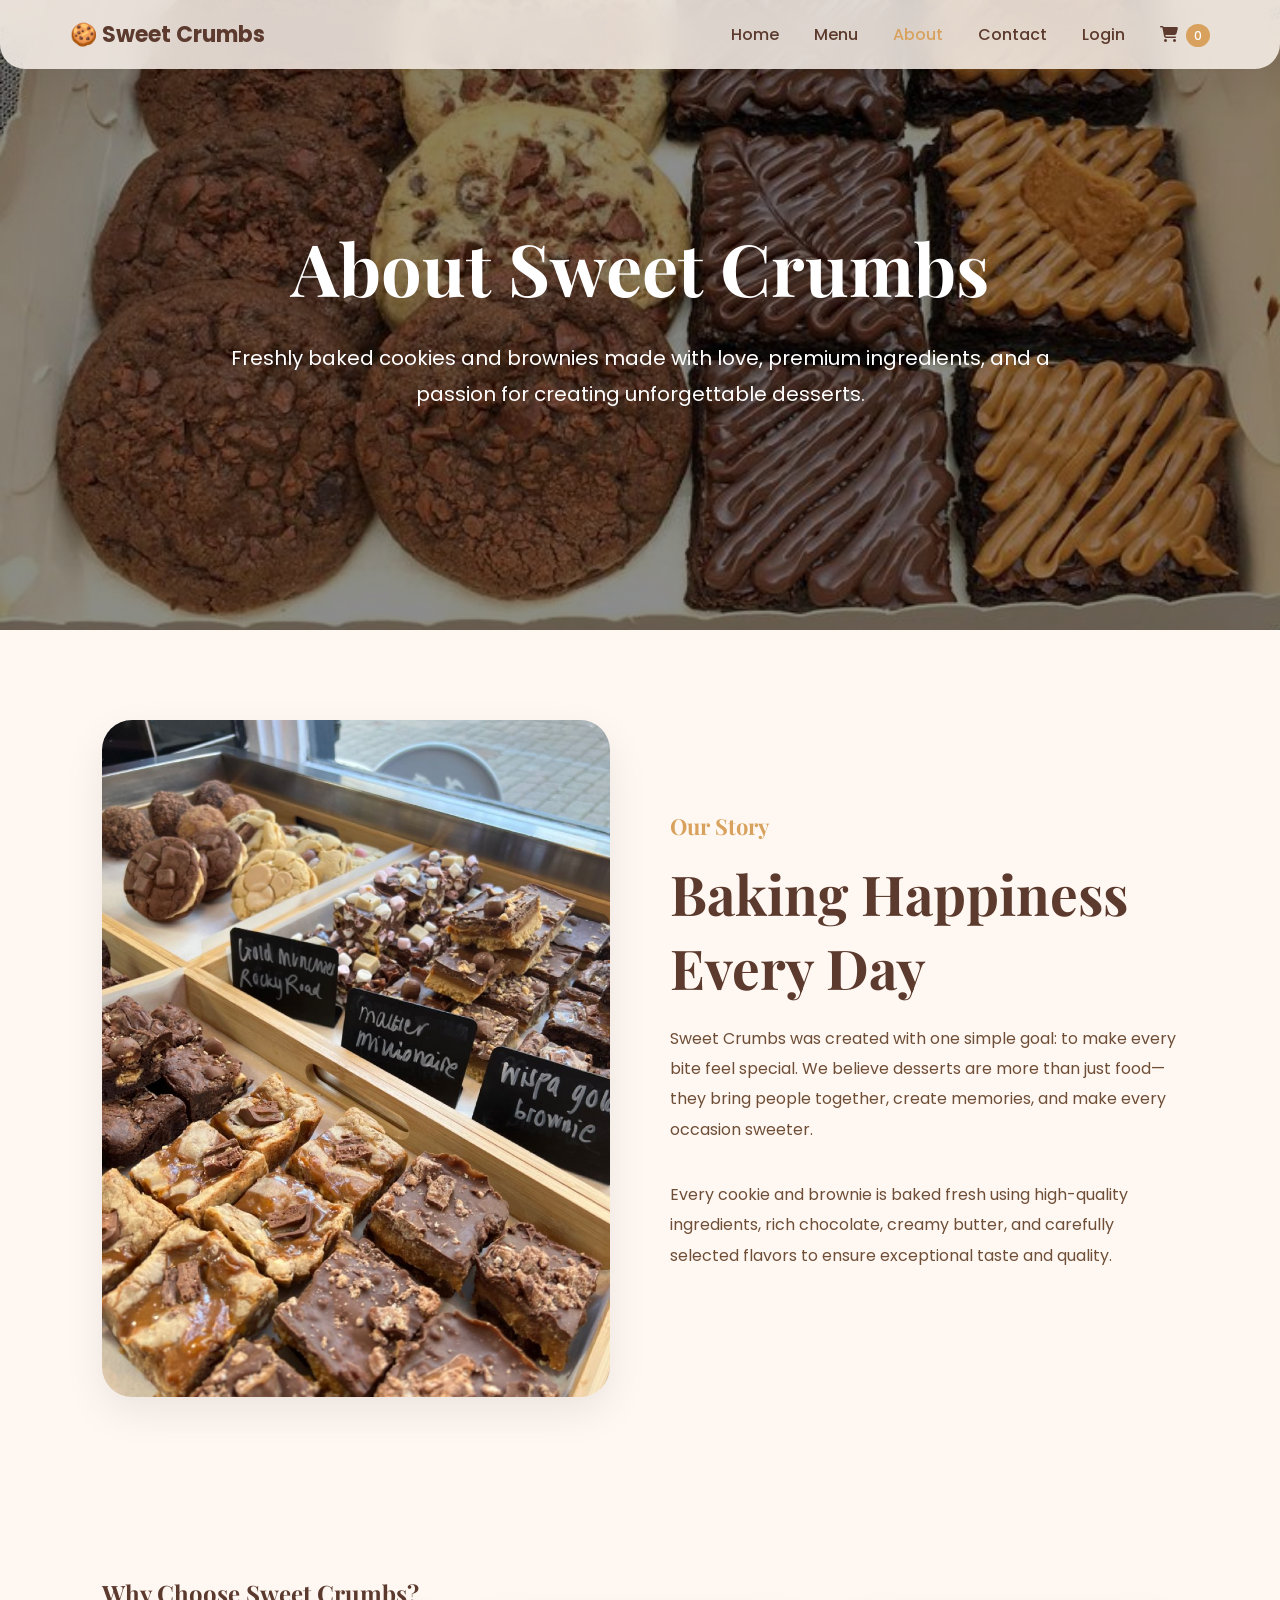
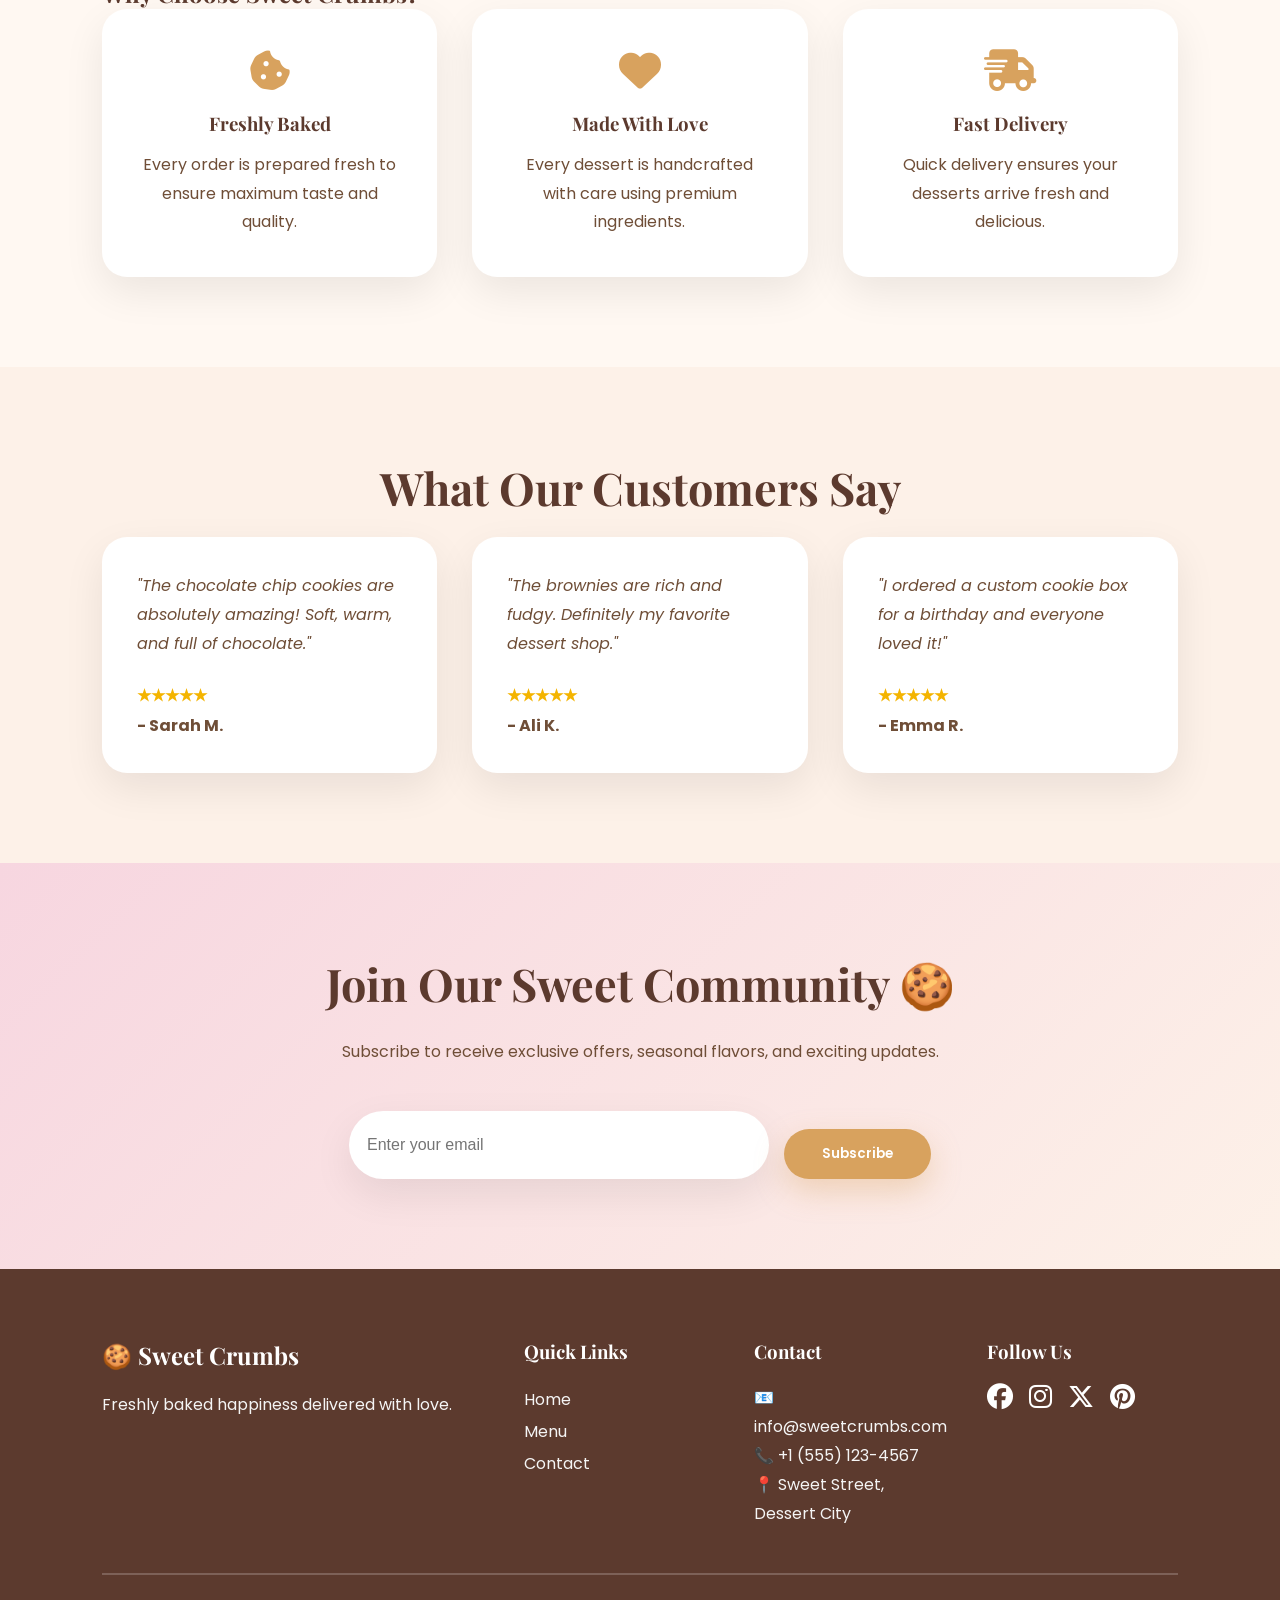
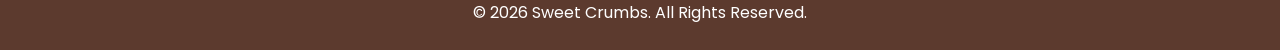
<file: about.html>
<!DOCTYPE html>
<html lang="en">

<head>

    <meta charset="UTF-8">

    <meta name="viewport" content="width=device-width, initial-scale=1.0">

    <title>About Us | Sweet Crumbs</title>

    <link rel="preconnect" href="https://fonts.googleapis.com">

    <link rel="preconnect" href="https://fonts.gstatic.com" crossorigin>

    <link href="https://fonts.googleapis.com/css2?family=Poppins:wght@300;400;500;600;700&family=Playfair+Display:wght@700&display=swap" rel="stylesheet">

    <link rel="stylesheet" href="https://cdnjs.cloudflare.com/ajax/libs/font-awesome/6.6.0/css/all.min.css">

    <link rel="stylesheet" href="css/style.css">

</head>

<body>

<header>

<nav class="navbar">

<div class="logo">

🍪 Sweet Crumbs

</div>

<ul class="nav-links">

<li><a href="index.html">Home</a></li>

<li><a href="menu.html">Menu</a></li>

<li><a href="about.html" class="active">About</a></li>

<li><a href="contact.html">Contact</a></li>

<li><a href="login.html">Login</a></li>

<li>

<a href="cart.html">

<i class="fa-solid fa-cart-shopping"></i>

<span id="cartCount">0</span>

</a>

</li>

</ul>

</nav>

</header>



<section class="hero menu-hero">

<div class="hero-content">

<h1>

About Sweet Crumbs

</h1>

<p>

Freshly baked cookies and brownies made with love, premium ingredients, and a passion for creating unforgettable desserts.

</p>

</div>

</section>



<section class="section">

<div class="special">

<div class="special-image">

<img src="images/about.jpg" alt="About Sweet Crumbs">

</div>

<div class="special-content">

<h4>

Our Story

</h4>

<h2>

Baking Happiness Every Day

</h2>

<p>

Sweet Crumbs was created with one simple goal: to make every bite feel special. We believe desserts are more than just food—they bring people together, create memories, and make every occasion sweeter.

</p>

<p>

Every cookie and brownie is baked fresh using high-quality ingredients, rich chocolate, creamy butter, and carefully selected flavors to ensure exceptional taste and quality.

</p>

</div>

</div>

</section>



<section class="section">

<h2 class="section-title">

Why Choose Sweet Crumbs?

</h2>

<div class="why-grid">

<div class="why-card">

<i class="fa-solid fa-cookie-bite"></i>

<h3>

Freshly Baked

</h3>

<p>

Every order is prepared fresh to ensure maximum taste and quality.

</p>

</div>

<div class="why-card">

<i class="fa-solid fa-heart"></i>

<h3>

Made With Love

</h3>

<p>

Every dessert is handcrafted with care using premium ingredients.

</p>

</div>

<div class="why-card">

<i class="fa-solid fa-truck-fast"></i>

<h3>

Fast Delivery

</h3>

<p>

Quick delivery ensures your desserts arrive fresh and delicious.

</p>

</div>

</div>

</section>



<section class="testimonials">

<h2 class="section-title">

What Our Customers Say

</h2>

<div class="testimonial-container">

<div class="testimonial-card">

<p>

"The chocolate chip cookies are absolutely amazing! Soft, warm, and full of chocolate."

</p>

<h4>

★★★★★

</h4>

<strong>- Sarah M.</strong>

</div>

<div class="testimonial-card">

<p>

"The brownies are rich and fudgy. Definitely my favorite dessert shop."

</p>

<h4>

★★★★★

</h4>

<strong>- Ali K.</strong>

</div>

<div class="testimonial-card">

<p>

"I ordered a custom cookie box for a birthday and everyone loved it!"

</p>

<h4>

★★★★★

</h4>

<strong>- Emma R.</strong>

</div>

</div>

</section>



<section class="newsletter">

<h2>

Join Our Sweet Community 🍪

</h2>

<p>

Subscribe to receive exclusive offers, seasonal flavors, and exciting updates.

</p>

<form class="newsletter-form">

<input
type="email"
placeholder="Enter your email"
required>

<button class="btn">

Subscribe

</button>

</form>

</section>



<footer>

<div class="footer-content">

<div class="footer-column">

<h2>

🍪 Sweet Crumbs

</h2>

<p>

Freshly baked happiness delivered with love.

</p>

</div>

<div class="footer-column">

<h3>

Quick Links

</h3>

<a href="index.html">Home</a><br>

<a href="menu.html">Menu</a><br>

<a href="contact.html">Contact</a>

</div>

<div class="footer-column">

<h3>

Contact

</h3>

<p>

📧 info@sweetcrumbs.com

</p>

<p>

📞 +1 (555) 123-4567

</p>

<p>

📍 Sweet Street, Dessert City

</p>

</div>

<div class="footer-column">

<h3>

Follow Us

</h3>

<i class="fab fa-facebook"></i>

<i class="fab fa-instagram"></i>

<i class="fab fa-x-twitter"></i>

<i class="fab fa-pinterest"></i>

</div>

</div>

<hr>

<p class="copyright">

© 2026 Sweet Crumbs. All Rights Reserved.

</p>

</footer>

<script src="js/cart.js"></script>

</body>

</html>
</file>
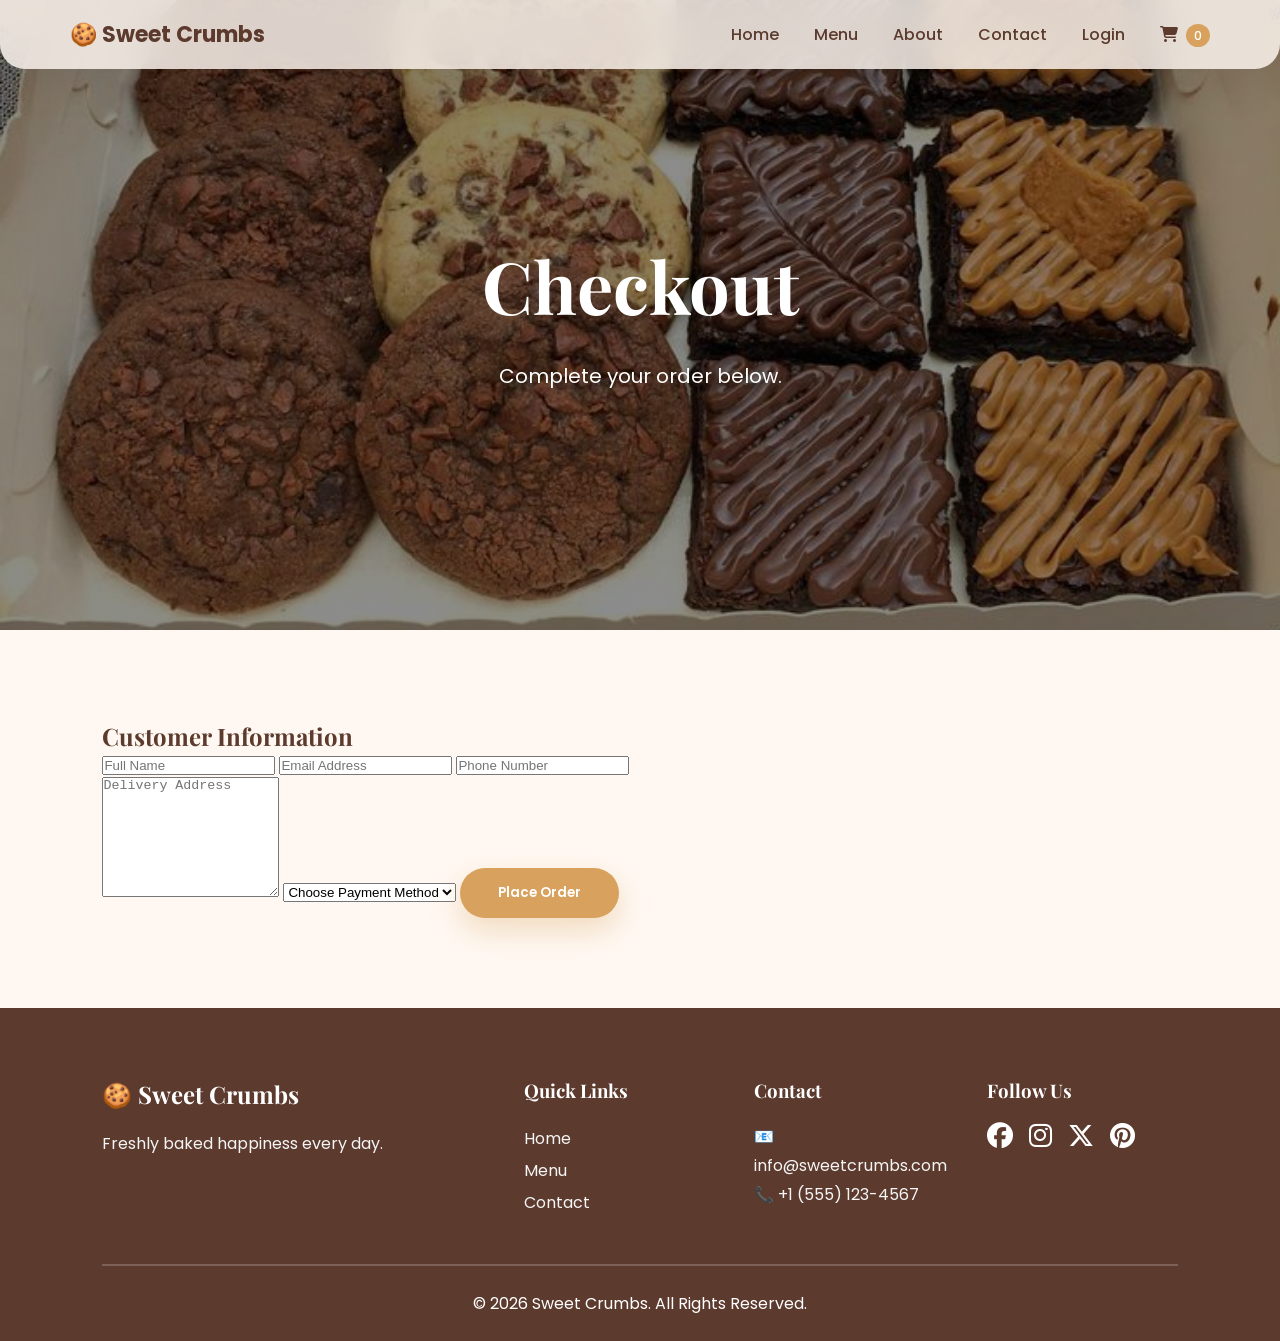
<file: checkout.html>
<!DOCTYPE html>
<html lang="en">

<head>

    <meta charset="UTF-8">

    <meta name="viewport" content="width=device-width, initial-scale=1.0">

    <title>Checkout | Sweet Crumbs</title>

    <link rel="preconnect" href="https://fonts.googleapis.com">

    <link rel="preconnect" href="https://fonts.gstatic.com" crossorigin>

    <link href="https://fonts.googleapis.com/css2?family=Poppins:wght@300;400;500;600;700&display=swap" rel="stylesheet">

    <link rel="stylesheet" href="https://cdnjs.cloudflare.com/ajax/libs/font-awesome/6.6.0/css/all.min.css">

    <link rel="stylesheet" href="css/style.css">

</head>

<body>

<header>

<nav class="navbar">

<div class="logo">

🍪 Sweet Crumbs

</div>

<ul class="nav-links">

<li><a href="index.html">Home</a></li>

<li><a href="menu.html">Menu</a></li>

<li><a href="about.html">About</a></li>

<li><a href="contact.html">Contact</a></li>

<li><a href="login.html">Login</a></li>

<li>

<a href="cart.html">

<i class="fa-solid fa-cart-shopping"></i>

<span id="cartCount">0</span>

</a>

</li>

</ul>

</nav>

</header>

<section class="hero menu-hero">

<div class="hero-content">

<h1>

Checkout

</h1>

<p>

Complete your order below.

</p>

</div>

</section>

<section class="login-section">

<div class="login-card" style="max-width:700px;">

<h2>

Customer Information

</h2>

<form id="checkoutForm">

<input
type="text"
id="customerName"
placeholder="Full Name"
required>

<input
type="email"
id="customerEmail"
placeholder="Email Address"
required>

<input
type="tel"
id="customerPhone"
placeholder="Phone Number"
required>

<textarea
id="customerAddress"
placeholder="Delivery Address"
style="height:120px;"
required></textarea>

<select
id="paymentMethod"
required>

<option value="">

Choose Payment Method

</option>

<option>

Cash on Delivery

</option>

<option>

Credit Card

</option>

<option>

Debit Card

</option>

</select>

<button
type="submit"
class="btn">

Place Order

</button>

</form>

</div>

</section>

<footer>

<div class="footer-content">

<div class="footer-column">

<h2>

🍪 Sweet Crumbs

</h2>

<p>

Freshly baked happiness every day.

</p>

</div>

<div class="footer-column">

<h3>

Quick Links

</h3>

<a href="index.html">Home</a><br>

<a href="menu.html">Menu</a><br>

<a href="contact.html">Contact</a>

</div>

<div class="footer-column">

<h3>

Contact

</h3>

<p>📧 info@sweetcrumbs.com</p>

<p>📞 +1 (555) 123-4567</p>

</div>

<div class="footer-column">

<h3>

Follow Us

</h3>

<i class="fab fa-facebook"></i>

<i class="fab fa-instagram"></i>

<i class="fab fa-x-twitter"></i>

<i class="fab fa-pinterest"></i>

</div>

</div>

<hr>

<p class="copyright">

© 2026 Sweet Crumbs. All Rights Reserved.

</p>

</footer>

<script>

document.getElementById("checkoutForm").addEventListener("submit",function(e){

e.preventDefault();

let orders=JSON.parse(localStorage.getItem("orders"))||[];

let cart=JSON.parse(localStorage.getItem("cart"))||[];

if(cart.length===0){

alert("Your cart is empty!");

return;

}

let total=0;

cart.forEach(item=>{

total+=item.price;

});

orders.push({

id:Date.now(),

customer:document.getElementById("customerName").value,

email:document.getElementById("customerEmail").value,

phone:document.getElementById("customerPhone").value,

address:document.getElementById("customerAddress").value,

payment:document.getElementById("paymentMethod").value,

items:cart,

total:total,

status:"Pending"

});

localStorage.setItem("orders",JSON.stringify(orders));

localStorage.removeItem("cart");

alert("🎉 Thank you! Your order has been placed successfully.");

window.location.href="index.html";

});

</script>

<script src="js/cart.js"></script>

</body>

</html>
</file>
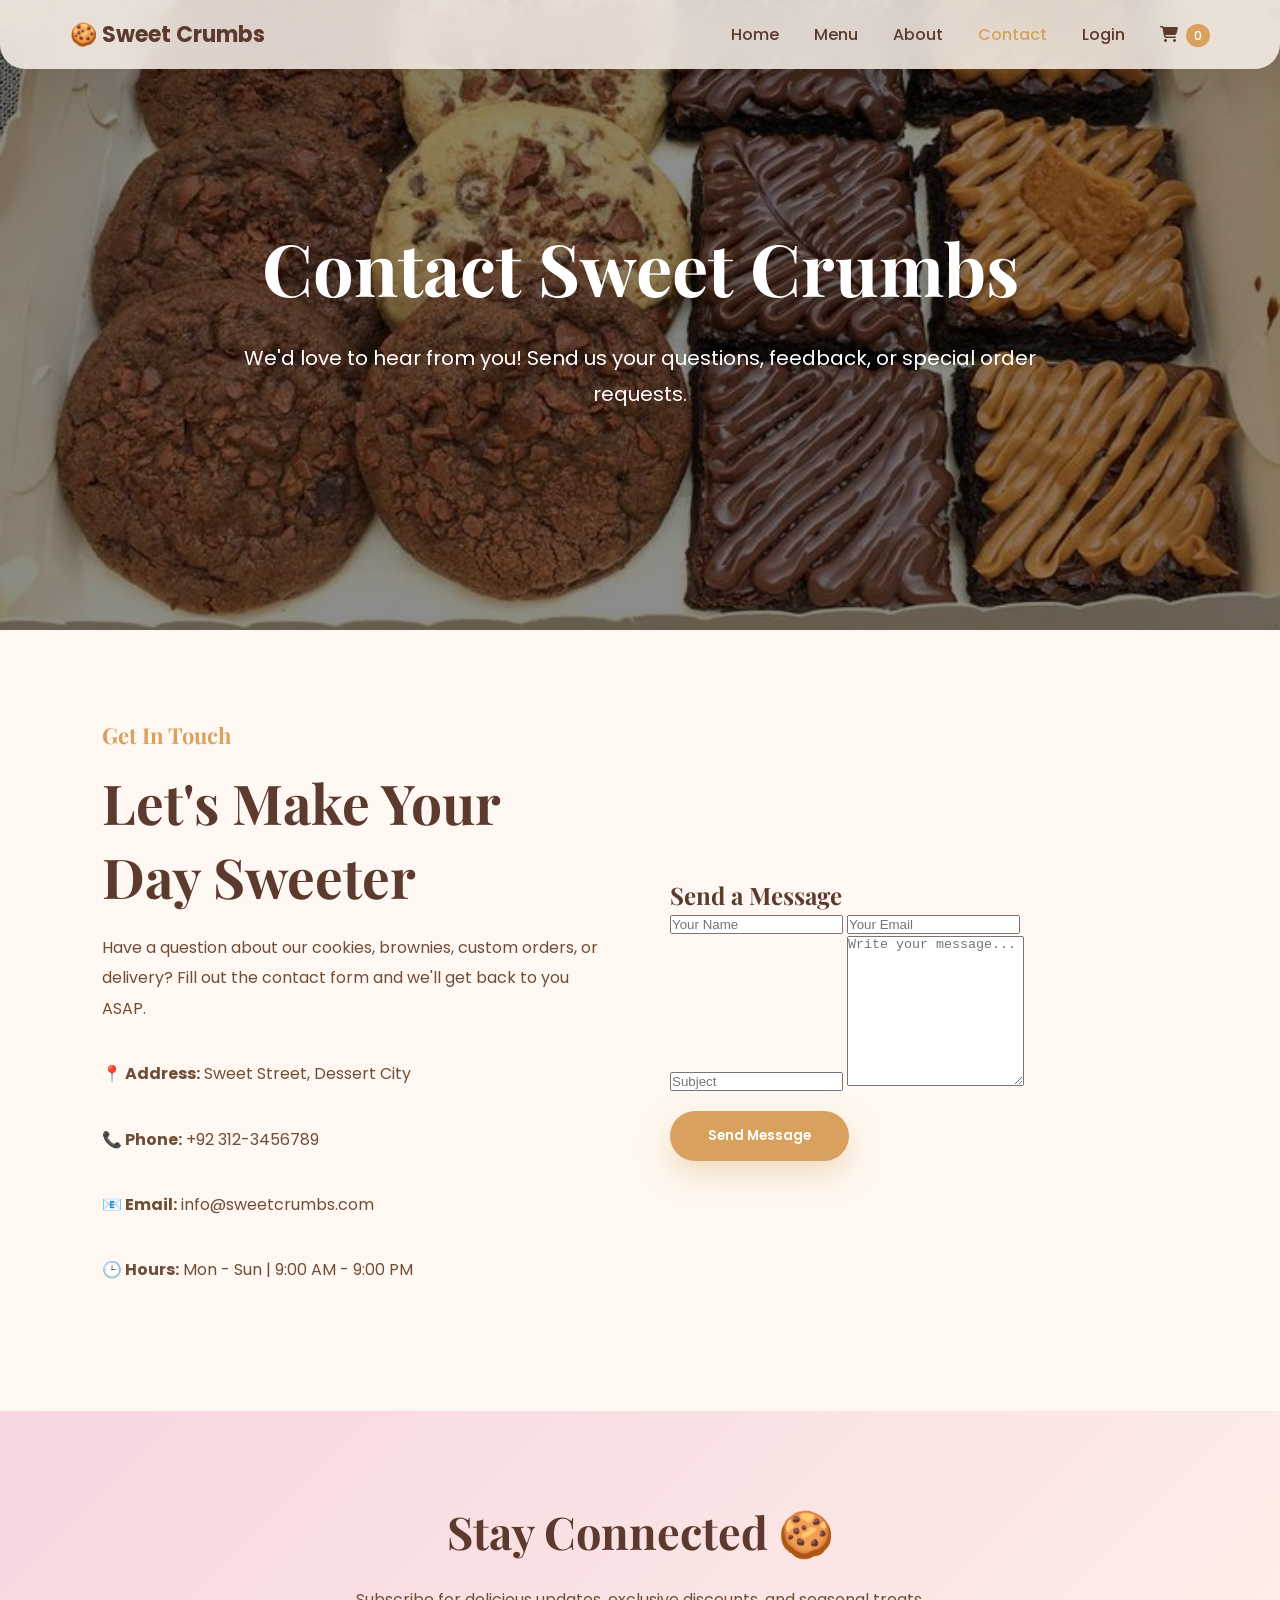
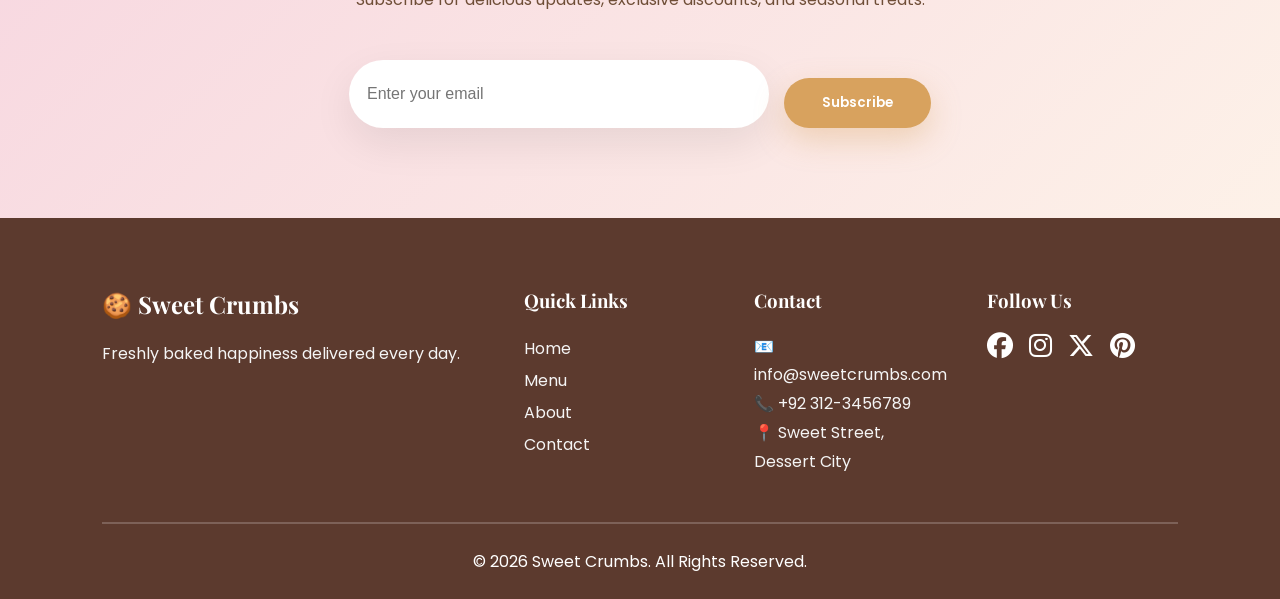
<file: contact.html>
<!DOCTYPE html>
<html lang="en">

<head>

    <meta charset="UTF-8">

    <meta name="viewport" content="width=device-width, initial-scale=1.0">

    <title>Contact Us | Sweet Crumbs</title>

    <link rel="preconnect" href="https://fonts.googleapis.com">

    <link rel="preconnect" href="https://fonts.gstatic.com" crossorigin>

    <link href="https://fonts.googleapis.com/css2?family=Poppins:wght@300;400;500;600;700&family=Playfair+Display:wght@700&display=swap" rel="stylesheet">

    <link rel="stylesheet" href="https://cdnjs.cloudflare.com/ajax/libs/font-awesome/6.6.0/css/all.min.css">

    <link rel="stylesheet" href="css/style.css">

</head>

<body>

<header>

<nav class="navbar">

<div class="logo">

🍪 Sweet Crumbs

</div>

<ul class="nav-links">

<li><a href="index.html">Home</a></li>

<li><a href="menu.html">Menu</a></li>

<li><a href="about.html">About</a></li>

<li><a href="contact.html" class="active">Contact</a></li>

<li><a href="login.html">Login</a></li>

<li>

<a href="cart.html">

<i class="fa-solid fa-cart-shopping"></i>

<span id="cartCount">0</span>

</a>

</li>

</ul>

</nav>

</header>



<section class="hero menu-hero">

<div class="hero-content">

<h1>

Contact Sweet Crumbs

</h1>

<p>

We'd love to hear from you! Send us your questions, feedback, or special order requests.

</p>

</div>

</section>



<section class="section">

<div class="special">

<div class="special-content">

<h4>

Get In Touch

</h4>

<h2>

Let's Make Your Day Sweeter

</h2>

<p>

Have a question about our cookies, brownies, custom orders, or delivery? Fill out the contact form and we'll get back to you ASAP.

</p>

<div class="mt-3">

<p><strong>📍 Address:</strong> Sweet Street, Dessert City</p>

<p><strong>📞 Phone:</strong>  +92 312-3456789</p>

<p><strong>📧 Email:</strong> info@sweetcrumbs.com</p>

<p><strong>🕒 Hours:</strong> Mon - Sun | 9:00 AM - 9:00 PM</p>

</div>

</div>

<div class="login-card">

<h2>

Send a Message

</h2>

<form id="contactForm">

<input
type="text"
id="name"
placeholder="Your Name"
required>

<input
type="email"
id="email"
placeholder="Your Email"
required>

<input
type="text"
id="subject"
placeholder="Subject"
required>

<textarea
id="message"
placeholder="Write your message..."
style="height:150px;"
required></textarea>

<button
type="submit"
class="btn">

Send Message

</button>

</form>

</div>

</div>

</section>



<section class="newsletter">

<h2>

Stay Connected 🍪

</h2>

<p>

Subscribe for delicious updates, exclusive discounts, and seasonal treats.

</p>

<form class="newsletter-form">

<input
type="email"
placeholder="Enter your email"
required>

<button class="btn">

Subscribe

</button>

</form>

</section>



<footer>

<div class="footer-content">

<div class="footer-column">

<h2>

🍪 Sweet Crumbs

</h2>

<p>

Freshly baked happiness delivered every day.

</p>

</div>

<div class="footer-column">

<h3>

Quick Links

</h3>

<a href="index.html">Home</a><br>

<a href="menu.html">Menu</a><br>

<a href="about.html">About</a><br>

<a href="contact.html">Contact</a>

</div>

<div class="footer-column">

<h3>

Contact

</h3>

<p>📧 info@sweetcrumbs.com</p>

<p>📞 +92 312-3456789</p>

<p>📍 Sweet Street, Dessert City</p>

</div>

<div class="footer-column">

<h3>

Follow Us

</h3>

<i class="fab fa-facebook"></i>

<i class="fab fa-instagram"></i>

<i class="fab fa-x-twitter"></i>

<i class="fab fa-pinterest"></i>

</div>

</div>

<hr>

<p class="copyright">

© 2026 Sweet Crumbs. All Rights Reserved.

</p>

</footer>



<script>

document.getElementById("contactForm").addEventListener("submit",function(e){

e.preventDefault();

alert("Thank you! Your message has been sent successfully.");

this.reset();

});

</script>

<script src="js/cart.js"></script>

</body>

</html>
</file>
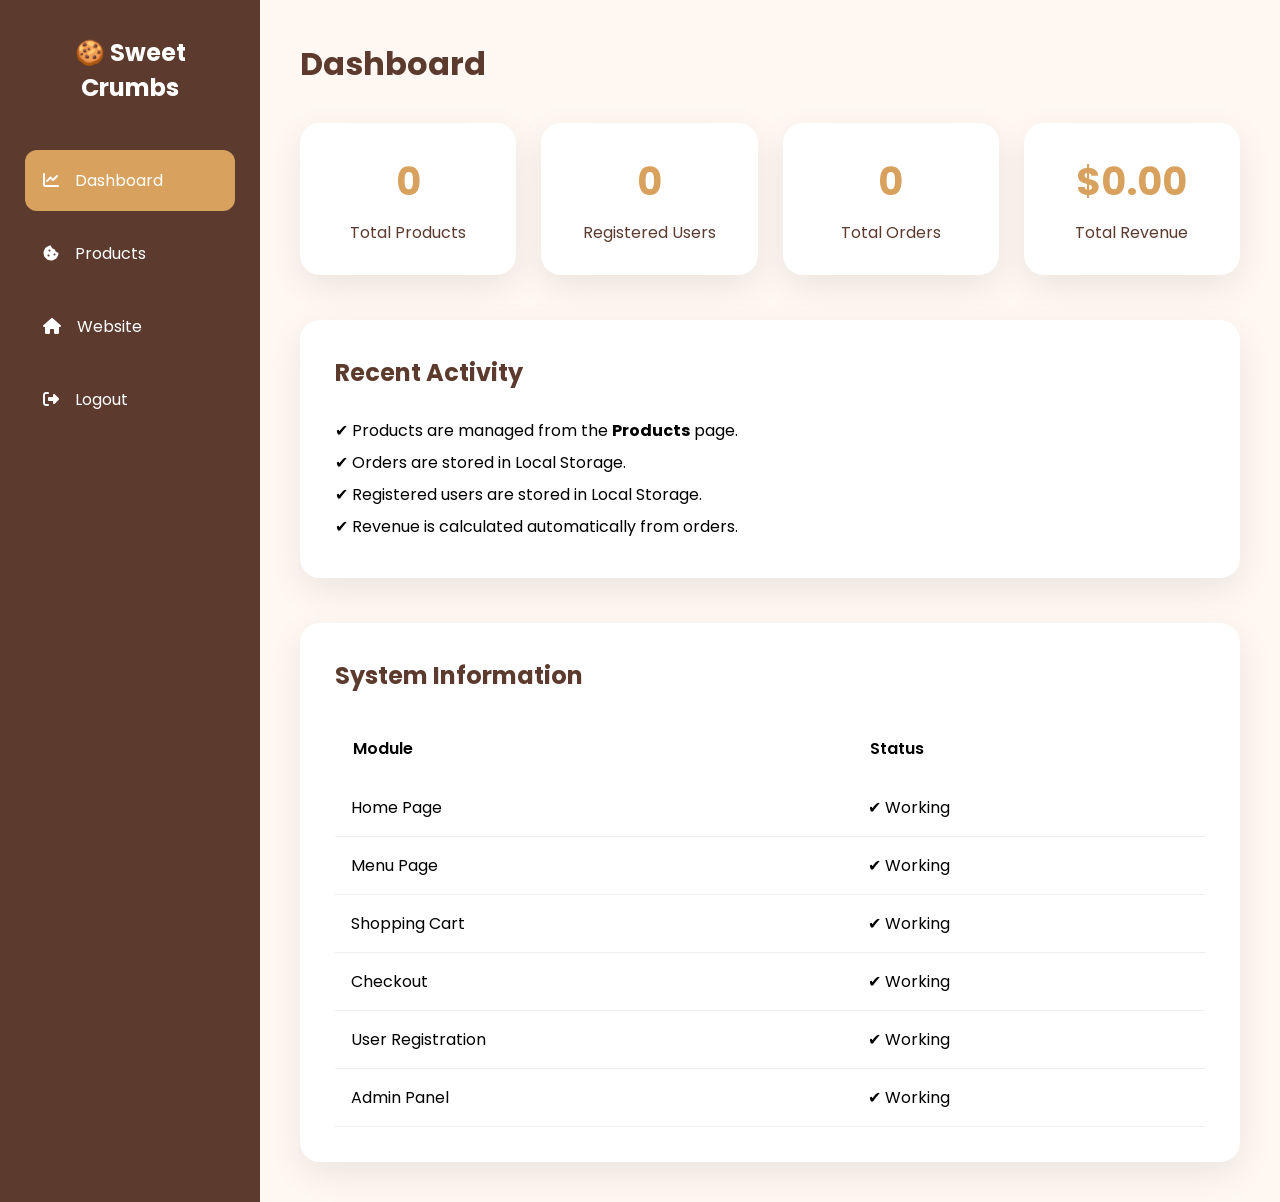
<file: dashboard.html>
<!DOCTYPE html>
<html lang="en">

<head>

<meta charset="UTF-8">

<meta name="viewport" content="width=device-width, initial-scale=1.0">

<title>Dashboard | Sweet Crumbs</title>

<link rel="preconnect" href="https://fonts.googleapis.com">

<link rel="preconnect" href="https://fonts.gstatic.com" crossorigin>

<link href="https://fonts.googleapis.com/css2?family=Poppins:wght@300;400;500;600;700&display=swap" rel="stylesheet">

<link rel="stylesheet" href="css/admin.css">

<link rel="stylesheet" href="https://cdnjs.cloudflare.com/ajax/libs/font-awesome/6.6.0/css/all.min.css">

</head>

<body>

<div class="admin-container">

<!-- Sidebar -->

<div class="sidebar">

<h2>🍪 Sweet Crumbs</h2>

<ul>

<li class="active">
<a href="dashboard.html" style="color:white;text-decoration:none;">
<i class="fa-solid fa-chart-line"></i> Dashboard
</a>
</li>

<li>
<a href="admin.html" style="color:white;text-decoration:none;">
<i class="fa-solid fa-cookie-bite"></i> Products
</a>
</li>

<li>
<a href="index.html" style="color:white;text-decoration:none;">
<i class="fa-solid fa-house"></i> Website
</a>
</li>

<li>
<a href="login.html" style="color:white;text-decoration:none;">
<i class="fa-solid fa-right-from-bracket"></i> Logout
</a>
</li>

</ul>

</div>

<!-- Main Content -->

<div class="admin-main">

<h1>Dashboard</h1>

<div class="dashboard-cards">

<div class="dashboard-card">

<h2 id="totalProducts">0</h2>

<p>Total Products</p>

</div>

<div class="dashboard-card">

<h2 id="totalUsers">0</h2>

<p>Registered Users</p>

</div>

<div class="dashboard-card">

<h2 id="totalOrders">0</h2>

<p>Total Orders</p>

</div>

<div class="dashboard-card">

<h2 id="totalRevenue">$0.00</h2>

<p>Total Revenue</p>

</div>

</div>

<section class="add-product">

<h2>Recent Activity</h2>

<p style="margin-top:15px;line-height:2;">

✔ Products are managed from the <strong>Products</strong> page.<br>

✔ Orders are stored in Local Storage.<br>

✔ Registered users are stored in Local Storage.<br>

✔ Revenue is calculated automatically from orders.<br>

</p>

</section>

<section class="products-table">

<h2>System Information</h2>

<table>

<tr>

<th>Module</th>

<th>Status</th>

</tr>

<tr>

<td>Home Page</td>

<td>✔ Working</td>

</tr>

<tr>

<td>Menu Page</td>

<td>✔ Working</td>

</tr>

<tr>

<td>Shopping Cart</td>

<td>✔ Working</td>

</tr>

<tr>

<td>Checkout</td>

<td>✔ Working</td>

</tr>

<tr>

<td>User Registration</td>

<td>✔ Working</td>

</tr>

<tr>

<td>Admin Panel</td>

<td>✔ Working</td>

</tr>

</table>

</section>

</div>

</div>

<script>

let products = JSON.parse(localStorage.getItem("products")) || [];

let users = JSON.parse(localStorage.getItem("users")) || [];

let orders = JSON.parse(localStorage.getItem("orders")) || [];

document.getElementById("totalProducts").innerText = products.length;

document.getElementById("totalUsers").innerText = users.length;

document.getElementById("totalOrders").innerText = orders.length;

let revenue = 0;

orders.forEach(order=>{

revenue += order.total || 0;

});

document.getElementById("totalRevenue").innerText="$"+revenue.toFixed(2);

</script>

</body>

</html>
</file>
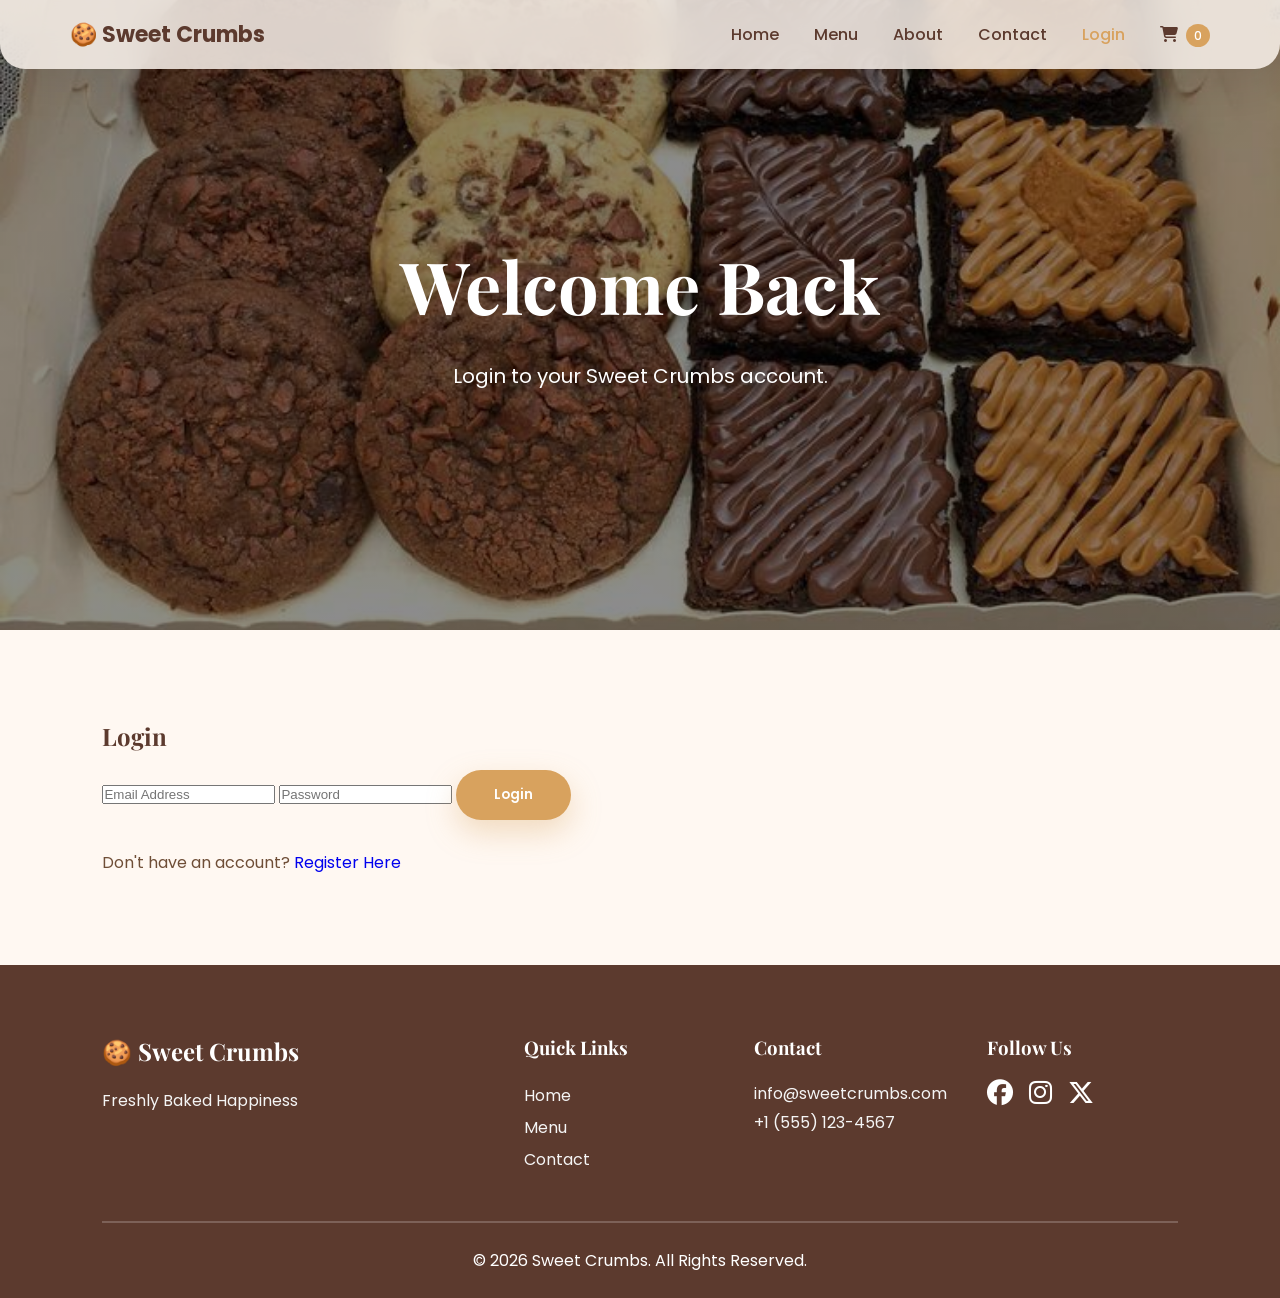
<file: login.html>
<!DOCTYPE html>
<html lang="en">

<head>

    <meta charset="UTF-8">

    <meta name="viewport" content="width=device-width, initial-scale=1.0">

    <title>Login | Sweet Crumbs</title>

    <link rel="preconnect" href="https://fonts.googleapis.com">

    <link rel="preconnect" href="https://fonts.gstatic.com" crossorigin>

    <link href="https://fonts.googleapis.com/css2?family=Poppins:wght@300;400;500;600;700&display=swap" rel="stylesheet">

    <link rel="stylesheet" href="https://cdnjs.cloudflare.com/ajax/libs/font-awesome/6.6.0/css/all.min.css">

    <link rel="stylesheet" href="css/style.css">

</head>

<body>

<header>

<nav class="navbar">

<div class="logo">

🍪 Sweet Crumbs

</div>

<ul class="nav-links">

<li><a href="index.html">Home</a></li>

<li><a href="menu.html">Menu</a></li>

<li><a href="about.html">About</a></li>

<li><a href="contact.html">Contact</a></li>

<li><a href="login.html" class="active">Login</a></li>

<li>

<a href="cart.html">

<i class="fa-solid fa-cart-shopping"></i>

<span id="cartCount">0</span>

</a>

</li>

</ul>

</nav>

</header>

<section class="hero menu-hero">

<div class="hero-content">

<h1>

Welcome Back

</h1>

<p>

Login to your Sweet Crumbs account.

</p>

</div>

</section>

<section class="login-section">

<div class="login-card">

<h2>

Login

</h2>

<form id="loginForm">

<input
type="email"
id="email"
placeholder="Email Address"
required>

<input
type="password"
id="password"
placeholder="Password"
required>

<button
type="submit"
class="btn">

Login

</button>

</form>

<p class="mt-3">

Don't have an account?

<a href="register.html">

Register Here

</a>

</p>

</div>

</section>

<footer>

<div class="footer-content">

<div class="footer-column">

<h2>

🍪 Sweet Crumbs

</h2>

<p>

Freshly Baked Happiness

</p>

</div>

<div class="footer-column">

<h3>

Quick Links

</h3>

<a href="index.html">Home</a><br>

<a href="menu.html">Menu</a><br>

<a href="contact.html">Contact</a>

</div>

<div class="footer-column">

<h3>

Contact

</h3>

<p>

info@sweetcrumbs.com</p>

<p>

+1 (555) 123-4567

</p>

</div>

<div class="footer-column">

<h3>

Follow Us

</h3>

<i class="fab fa-facebook"></i>

<i class="fab fa-instagram"></i>

<i class="fab fa-x-twitter"></i>

</div>

</div>

<hr>

<p class="copyright">

© 2026 Sweet Crumbs. All Rights Reserved.

</p>

</footer>

<script>

document.getElementById("loginForm").addEventListener("submit",function(e){

e.preventDefault();

let email=document.getElementById("email").value;

let password=document.getElementById("password").value;

let users=JSON.parse(localStorage.getItem("users"))||[];

let user=users.find(u=>u.email===email && u.password===password);

if(user){

localStorage.setItem("loggedInUser",JSON.stringify(user));

alert("Login Successful!");

window.location.href="index.html";

}

else{

alert("Invalid Email or Password!");

}

});

</script>

<script src="js/cart.js"></script>

</body>

</html>
</file>
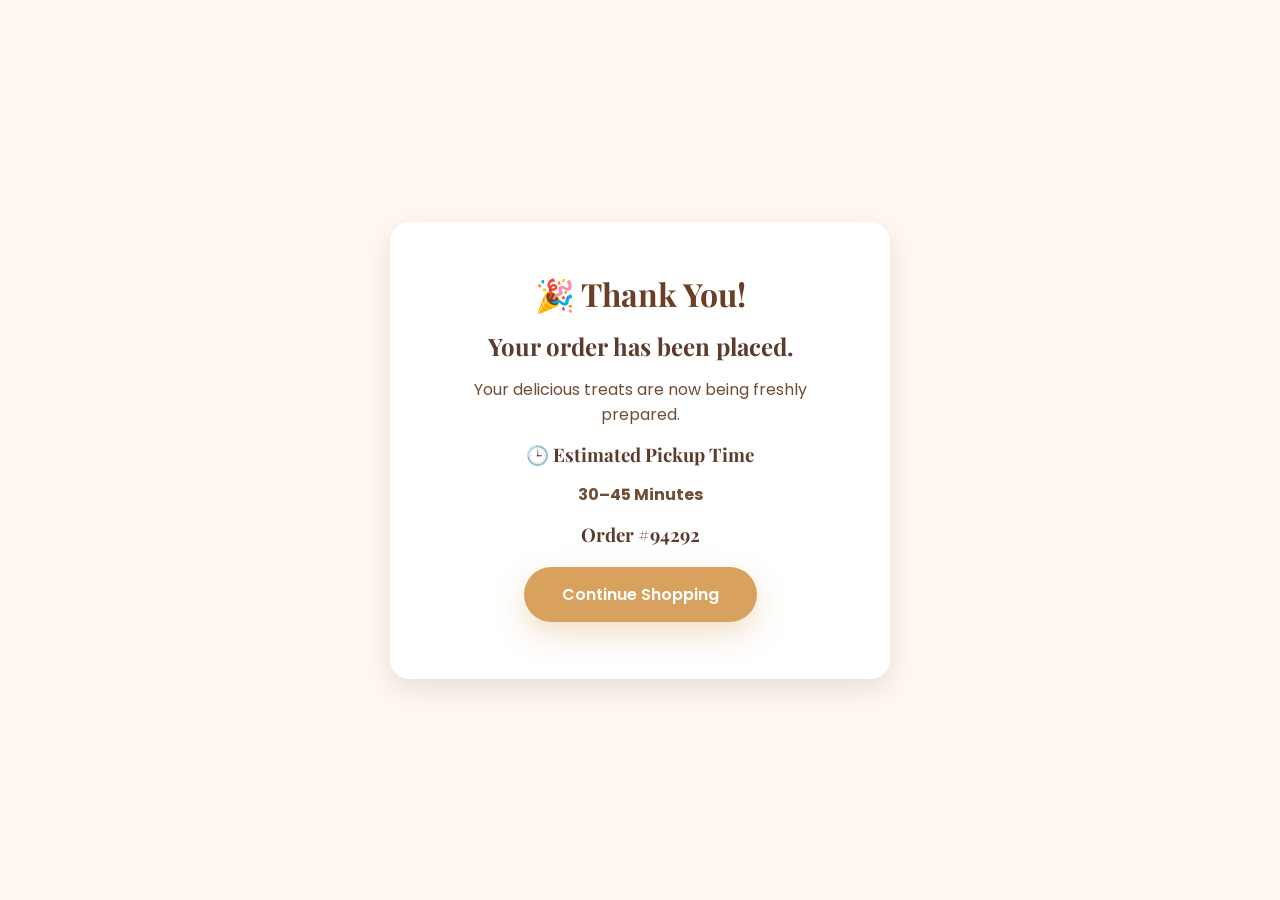
<file: order-success.html>
<!DOCTYPE html>
<html lang="en">

<head>

<meta charset="UTF-8">

<meta name="viewport" content="width=device-width, initial-scale=1.0">

<title>Order Confirmed</title>

<link rel="stylesheet" href="css/style.css">

</head>

<body>

<div class="success-container">

    <div class="success-card">

        <h1>🎉 Thank You!</h1>

        <h2>Your order has been placed.</h2>

        <p>Your delicious treats are now being freshly prepared.</p>

        <h3>🕒 Estimated Pickup Time</h3>

        <p><strong>30–45 Minutes</strong></p>

        <h3 id="orderNumber"></h3>

        <a href="index.html" class="btn">

            Continue Shopping

        </a>

    </div>

</div>

<script>

document.getElementById("orderNumber").innerHTML=

"Order #"+Math.floor(Math.random()*90000+10000);

</script>

</body>

</html>
</file>
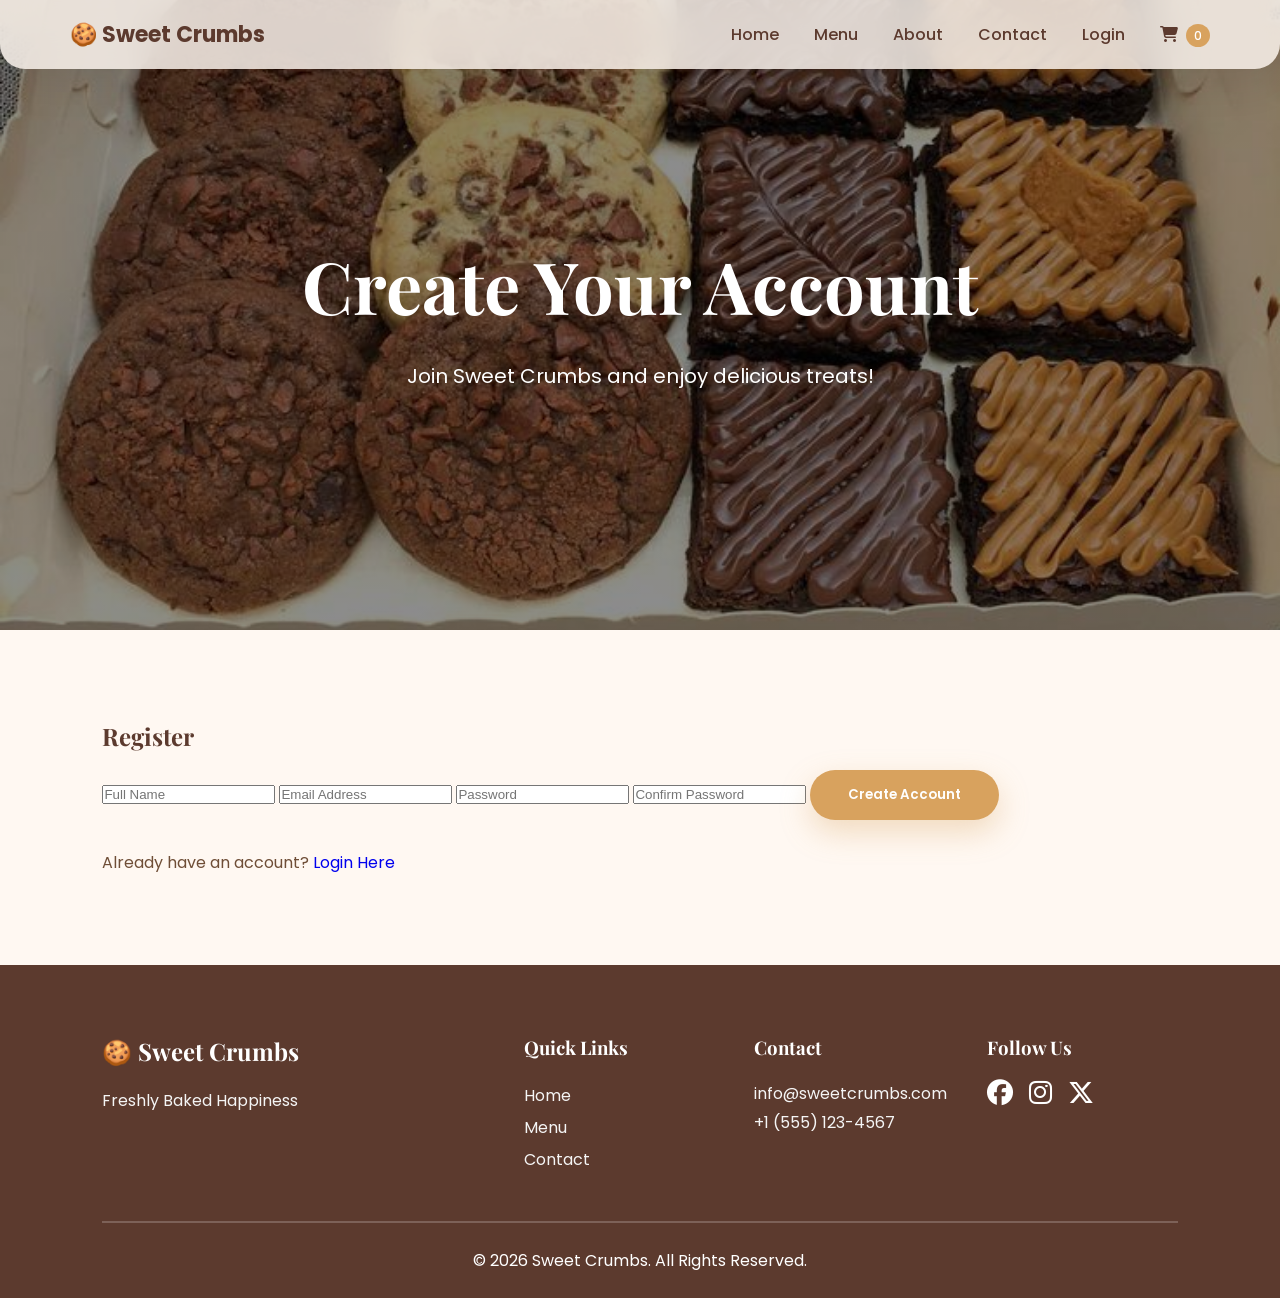
<file: register.html>
<!DOCTYPE html>
<html lang="en">

<head>

    <meta charset="UTF-8">

    <meta name="viewport" content="width=device-width, initial-scale=1.0">

    <title>Register | Sweet Crumbs</title>

    <link rel="preconnect" href="https://fonts.googleapis.com">

    <link rel="preconnect" href="https://fonts.gstatic.com" crossorigin>

    <link href="https://fonts.googleapis.com/css2?family=Poppins:wght@300;400;500;600;700&display=swap" rel="stylesheet">

    <link rel="stylesheet" href="https://cdnjs.cloudflare.com/ajax/libs/font-awesome/6.6.0/css/all.min.css">

    <link rel="stylesheet" href="css/style.css">

</head>

<body>

<header>

<nav class="navbar">

<div class="logo">

🍪 Sweet Crumbs

</div>

<ul class="nav-links">

<li><a href="index.html">Home</a></li>

<li><a href="menu.html">Menu</a></li>

<li><a href="about.html">About</a></li>

<li><a href="contact.html">Contact</a></li>

<li><a href="login.html">Login</a></li>

<li>

<a href="cart.html">

<i class="fa-solid fa-cart-shopping"></i>

<span id="cartCount">0</span>

</a>

</li>

</ul>

</nav>

</header>



<section class="hero menu-hero">

<div class="hero-content">

<h1>

Create Your Account

</h1>

<p>

Join Sweet Crumbs and enjoy delicious treats!

</p>

</div>

</section>



<section class="login-section">

<div class="login-card">

<h2>

Register

</h2>

<form id="registerForm">

<input
type="text"
id="name"
placeholder="Full Name"
required>

<input
type="email"
id="email"
placeholder="Email Address"
required>

<input
type="password"
id="password"
placeholder="Password"
required>

<input
type="password"
id="confirmPassword"
placeholder="Confirm Password"
required>

<button
type="submit"
class="btn">

Create Account

</button>

</form>

<p class="mt-3">

Already have an account?

<a href="login.html">

Login Here

</a>

</p>

</div>

</section>



<footer>

<div class="footer-content">

<div class="footer-column">

<h2>

🍪 Sweet Crumbs

</h2>

<p>

Freshly Baked Happiness

</p>

</div>

<div class="footer-column">

<h3>

Quick Links

</h3>

<a href="index.html">Home</a><br>

<a href="menu.html">Menu</a><br>

<a href="contact.html">Contact</a>

</div>

<div class="footer-column">

<h3>

Contact

</h3>

<p>

info@sweetcrumbs.com

</p>

<p>

+1 (555) 123-4567

</p>

</div>

<div class="footer-column">

<h3>

Follow Us

</h3>

<i class="fab fa-facebook"></i>

<i class="fab fa-instagram"></i>

<i class="fab fa-x-twitter"></i>

</div>

</div>

<hr>

<p class="copyright">

© 2026 Sweet Crumbs. All Rights Reserved.

</p>

</footer>



<script>

document.getElementById("registerForm").addEventListener("submit",function(e){

e.preventDefault();

let name=document.getElementById("name").value;

let email=document.getElementById("email").value;

let password=document.getElementById("password").value;

let confirm=document.getElementById("confirmPassword").value;

if(password!==confirm){

alert("Passwords do not match!");

return;

}

let users=JSON.parse(localStorage.getItem("users"))||[];

let exists=users.find(user=>user.email===email);

if(exists){

alert("Email already registered!");

return;

}

let newUser={

id:Date.now(),

name:name,

email:email,

password:password

};

users.push(newUser);

localStorage.setItem("users",JSON.stringify(users));

alert("Registration Successful!");

window.location.href="login.html";

});

</script>

<script src="js/cart.js"></script>

</body>

</html>
</file>
<file: css/style.css>
/*==================================================

        SWEET CRUMBS
        Premium Bakery Website
        Developed By: Your Name

===================================================*/

/* Google Fonts */

@import url('https://fonts.googleapis.com/css2?family=Poppins:wght@300;400;500;600;700&family=Playfair+Display:wght@600;700;800&display=swap');

/*====================================
            ROOT COLORS
=====================================*/

:root{

    --primary:#FFF8F2;
    --secondary:#FDF1E8;
    --pink:#F7D6E0;
    --beige:#E8D3C1;

    --gold:#D8A25E;
    --goldHover:#C98742;

    --brown:#5C3A2E;
    --text:#6F4E37;

    --white:#ffffff;

    --shadow:0 15px 40px rgba(0,0,0,.08);

    --radius:20px;

}

/*====================================
            RESET
=====================================*/

*{

    margin:0;

    padding:0;

    box-sizing:border-box;

}

html{

    scroll-behavior:smooth;

}

body{

    font-family:'Poppins',sans-serif;

    background:var(--primary);

    color:var(--text);

    overflow-x:hidden;

}

img{

    width:100%;

    display:block;

}

a{

    text-decoration:none;

}

ul{

    list-style:none;

}

button{

    cursor:pointer;

    font-family:'Poppins',sans-serif;

}

/*====================================
            HEADINGS
=====================================*/

h1,h2,h3,h4,h5{

    font-family:'Playfair Display',serif;

    color:var(--brown);

}

section{

    padding:90px 8%;

}

/*====================================
            NAVBAR
=====================================*/

header{

    position:fixed;

    width:100%;

    top:0;

    left:0;

    z-index:999;

    padding-top:0;

}

.navbar{

    max-width:1350px;

    margin:auto;

    padding:18px 70px;

    display:flex;

    justify-content:space-between;

    align-items:center;

    background:rgba(255,248,242,.82);

    backdrop-filter:blur(18px);

    border-radius:0 0 25px 25px;

    box-shadow:var(--shadow);

}

.logo{

    font-size:22px;

    font-weight:700;

    color:var(--brown);

    display:flex;

    align-items:center;

    gap:10px;

}

.nav-links{

    display:flex;

    gap:35px;

    align-items:center;

}

.nav-links a{

    color:var(--brown);

    font-weight:500;

    transition:.35s;

}

.nav-links a:hover{

    color:var(--gold);

}

.active{

    color:var(--gold)!important;

}

#cartCount{

    background:var(--gold);

    color:white;

    padding:3px 8px;

    border-radius:50%;

    font-size:12px;

    margin-left:4px;

}

/*====================================
            HERO
=====================================*/

.hero{

    height:100vh;

    padding-top:120px;

    background:
    linear-gradient(rgba(0,0,0,.40),rgba(0,0,0,.35)),
    url("../images/hero.jpg");

    background-size:cover;
    background-position:center;

    display:flex;

    justify-content:center;

    align-items:center;

    text-align:center;

    position:relative;

}

.hero-content{

    max-width:820px;

    color:white;

    margin-top:30px;

}

.welcome-tag{

    display:inline-block;

    background:rgba(255,255,255,.18);

    backdrop-filter:blur(10px);

    padding:10px 22px;

    border-radius:50px;

    margin-bottom:25px;

    color:white;

    font-size:15px;

    letter-spacing:1px;

}

.hero h1{

    font-size:72px;

    color:white;

    margin-bottom:25px;

}

.hero p{

    color:white;

    font-size:20px;

    line-height:1.8;

    margin-bottom:40px;

}

.hero-buttons{

    display:flex;

    justify-content:center;

    gap:20px;

}

/*====================================
            BUTTONS
=====================================*/

.btn{

    display:inline-block;

    background:var(--gold);

    color:white;

    padding:15px 38px;

    border:none;

    border-radius:50px;

    font-weight:600;

    transition:.35s;

    box-shadow:0 12px 30px rgba(216,162,94,.35);

}

.btn:hover{

    background:var(--goldHover);

    transform:translateY(-5px);

}

.btn-light{

    background:white;

    color:var(--brown);

}

.btn-light:hover{

    background:var(--pink);

}

/*====================================
            SECTION TITLE
=====================================*/

.popular h2,
.testimonials h2,
.newsletter h2,
.why-us h2,
.cookie-builder h2,
.fact h2{

    text-align:center;

    font-size:45px;

    margin-bottom:20px;

}

.section-text{

    text-align:center;

    max-width:700px;

    margin:auto;

    margin-bottom:60px;

    line-height:1.8;

}

/*====================================
        FEATURE CARDS
=====================================*/

.features{

    display:grid;

    grid-template-columns:repeat(3,1fr);

    gap:35px;

}

.feature-card{

    background:white;

    border-radius:25px;

    padding:45px 30px;

    text-align:center;

    transition:.4s;

    box-shadow:var(--shadow);

}

.feature-card:hover{

    transform:translateY(-10px);

}

.feature-card i{

    font-size:45px;

    color:var(--gold);

    margin-bottom:20px;

}

.feature-card h3{

    margin-bottom:15px;

}

.feature-card p{

    line-height:1.8;

}
/*====================================
        COOKIE OF THE DAY
=====================================*/

.special{

    display:grid;

    grid-template-columns:1fr 1fr;

    align-items:center;

    gap:60px;

}

.special-image img{

    border-radius:30px;

    box-shadow:var(--shadow);

    transition:.5s;

}

.special-image img:hover{

    transform:scale(1.04);

}

.special-content h4{

    color:var(--gold);

    font-size:22px;

    margin-bottom:15px;

}

.special-content h2{

    font-size:55px;

    margin-bottom:20px;

}

.special-content p{

    line-height:1.9;

    margin-bottom:35px;

}



/*====================================
        PRODUCT GRID
=====================================*/

.product-grid{

    display:grid;

    grid-template-columns:repeat(auto-fit,minmax(280px,1fr));

    gap:35px;

}

.product-card{

    background:white;

    border-radius:25px;

    overflow:hidden;

    padding-bottom:30px;

    box-shadow:var(--shadow);

    transition:.4s;

    text-align:center;

}

.product-card:hover{

    transform:translateY(-10px);

}

.product-card img{

    height:280px;

    object-fit:cover;

    transition:.5s;

}

.product-card:hover img{

    transform:scale(1.08);

}

.product-card h3{

    margin-top:25px;

    font-size:28px;

}

.product-card p{

    color:var(--gold);

    font-size:22px;

    font-weight:600;

    margin:15px 0;

}

.rating{

    color:var(--brown);

    margin-bottom:18px;

    font-size:15px;

}

.product-card button{

    margin-bottom:30px;

    background:var(--gold);

    color:white;

    border:none;

    padding:14px 32px;

    border-radius:50px;

    transition:.35s;

}

.product-card button:hover{

    background:var(--goldHover);

}



/*====================================
        COOKIE BOX BUILDER
=====================================*/

.cookie-builder{

    background:var(--secondary);

}

.builder-content{

    max-width:1200px;

    margin:auto;

    text-align:center;

}

.builder-content p{

    max-width:700px;

    margin:25px auto 60px;

    line-height:1.8;

}

.box-options{

    display:grid;

    grid-template-columns:repeat(3,1fr);

    gap:30px;

}

.box-card{

    background:white;

    border-radius:25px;

    padding:40px;

    box-shadow:var(--shadow);

    transition:.35s;

}

.box-card:hover{

    transform:translateY(-8px);

}

.box-card h3{

    font-size:30px;

    margin-bottom:15px;

}

.box-card p{

    color:var(--gold);

    font-size:26px;

    font-weight:600;

    margin-bottom:30px;

}



/*====================================
        WHY CHOOSE US
=====================================*/

.why-grid{

    display:grid;

    grid-template-columns:repeat(3,1fr);

    gap:35px;

}

.why-card{

    background:white;

    padding:40px;

    border-radius:25px;

    text-align:center;

    box-shadow:var(--shadow);

    transition:.35s;

}

.why-card:hover{

    transform:translateY(-10px);

}

.why-card i{

    font-size:42px;

    color:var(--gold);

    margin-bottom:20px;

}

.why-card h3{

    margin-bottom:15px;

}

.why-card p{

    line-height:1.8;

}



/*====================================
        TESTIMONIALS
=====================================*/

.testimonials{

    background:var(--secondary);

}

.testimonial-container{

    display:grid;

    grid-template-columns:repeat(3,1fr);

    gap:35px;

}

.testimonial-card{

    background:white;

    padding:35px;

    border-radius:25px;

    box-shadow:var(--shadow);

    transition:.35s;

}

.testimonial-card:hover{

    transform:translateY(-8px);

}

.testimonial-card p{

    line-height:1.8;

    margin-bottom:25px;

    font-style:italic;

}

.testimonial-card h4{

    color:#f4b400;

    margin-bottom:8px;

}



/*====================================
        BAKING FACT
=====================================*/

.fact{

    background:white;

    max-width:900px;

    margin:100px auto;

    border-radius:30px;

    padding:60px;

    text-align:center;

    box-shadow:var(--shadow);

}

.fact p{

    font-size:20px;

    line-height:1.8;

}



/*====================================
        NEWSLETTER
=====================================*/

.newsletter{

    background:linear-gradient(135deg,var(--pink),var(--secondary));

    text-align:center;

}

.newsletter p{

    max-width:650px;

    margin:25px auto 45px;

    line-height:1.8;

}

.newsletter-form{

    display:flex;

    justify-content:center;

    gap:15px;

    flex-wrap:wrap;

}

.newsletter-form input{

    width:420px;

    max-width:90%;

    padding:18px;

    border:none;

    border-radius:50px;

    outline:none;

    font-size:16px;

    box-shadow:var(--shadow);

}



/*====================================
            FOOTER
=====================================*/

footer{

    background:var(--brown);

    color:white;

    padding:70px 8% 25px;

}

.footer-content{

    display:grid;

    grid-template-columns:2fr 1fr 1fr 1fr;

    gap:40px;

}

.footer-column h2,
.footer-column h3{

    color:white;

    margin-bottom:20px;

}

.footer-column p{

    color:#f5f5f5;

    line-height:1.8;

}

.footer-column a{

    color:#f5f5f5;

    line-height:2;

    transition:.3s;

}

.footer-column a:hover{

    color:var(--gold);

}

.footer-column i{

    font-size:26px;

    margin-right:12px;

    cursor:pointer;

    transition:.3s;

}

.footer-column i:hover{

    color:var(--gold);

}

footer hr{

    margin:45px 0 25px;

    border:.5px solid rgba(255,255,255,.2);

}

.copyright{

    text-align:center;

}/*====================================
        HOVER GLOW EFFECTS
=====================================*/

.product-card:hover,
.feature-card:hover,
.box-card:hover,
.why-card:hover,
.testimonial-card:hover{

    box-shadow:0 20px 45px rgba(216,162,94,.25);

}



/*====================================
        IMAGE ANIMATIONS
=====================================*/

.special-image img{

    animation:floatImage 5s ease-in-out infinite;

}

@keyframes floatImage{

    0%{

        transform:translateY(0);

    }

    50%{

        transform:translateY(-10px);

    }

    100%{

        transform:translateY(0);

    }

}



/*====================================
        FADE ANIMATION
=====================================*/

.fade-up{

    animation:fadeUp 1s ease;

}

@keyframes fadeUp{

    from{

        opacity:0;

        transform:translateY(50px);

    }

    to{

        opacity:1;

        transform:translateY(0);

    }

}



/*====================================
        BUTTON EFFECTS
=====================================*/

.btn{
    margin-top:18px;
    
    position:relative;

    overflow:hidden;

}

.btn::after{

    content:"";

    position:absolute;

    width:0;

    height:0;

    background:rgba(255,255,255,.3);

    border-radius:50%;

    top:50%;

    left:50%;

    transform:translate(-50%,-50%);

    transition:.5s;

}

.btn:hover::after{

    width:320px;

    height:320px;

}



/*====================================
        CUSTOM SCROLLBAR
=====================================*/

::-webkit-scrollbar{

    width:12px;

}

::-webkit-scrollbar-track{

    background:var(--primary);

}

::-webkit-scrollbar-thumb{

    background:var(--gold);

    border-radius:20px;

}

::-webkit-scrollbar-thumb:hover{

    background:var(--goldHover);

}



/*====================================
        TEXT SELECTION
=====================================*/

::selection{

    background:var(--gold);

    color:white;

}



/*====================================
        DARK MODE
=====================================*/

.dark{

    background:#2b1d17;

    color:#f5f5f5;

}

.dark section{

    background:#2b1d17;

}

.dark .feature-card,
.dark .product-card,
.dark .box-card,
.dark .testimonial-card,
.dark .why-card,
.dark .fact{

    background:#3d2b23;

    color:white;

}

.dark h1,
.dark h2,
.dark h3,
.dark h4{

    color:white;

}

.dark .navbar{

    background:rgba(45,32,24,.95);

}

.dark a{

    color:white;

}



/*====================================
        UTILITIES
=====================================*/

.text-center{

    text-align:center;

}

.mt-1{

    margin-top:10px;

}

.mt-2{

    margin-top:20px;

}

.mt-3{

    margin-top:30px;

}

.mt-4{

    margin-top:40px;

}

.mb-1{

    margin-bottom:10px;

}

.mb-2{

    margin-bottom:20px;

}

.mb-3{

    margin-bottom:30px;

}

.mb-4{

    margin-bottom:40px;

}



/*====================================
        RESPONSIVE DESIGN
=====================================*/

@media(max-width:1100px){

.hero h1{

    font-size:56px;

}

.special{

    grid-template-columns:1fr;

}

.footer-content{

    grid-template-columns:repeat(2,1fr);

}

}



@media(max-width:900px){

.navbar{

    flex-direction:column;

    gap:20px;

    padding:20px;

}

.nav-links{

    flex-wrap:wrap;

    justify-content:center;

    gap:18px;

}

.features{

    grid-template-columns:1fr;

}

.box-options{

    grid-template-columns:1fr;

}

.why-grid{

    grid-template-columns:1fr;

}

.testimonial-container{

    grid-template-columns:1fr;

}

.hero h1{

    font-size:44px;

}

.hero p{

    font-size:18px;

}

.hero-buttons{

    flex-direction:column;

    align-items:center;

}

.footer-content{

    grid-template-columns:1fr;

    text-align:center;

}

}



@media(max-width:600px){

.hero{

    padding:0 20px;

}

.hero h1{

    font-size:34px;

}

.hero p{

    font-size:16px;

}

.btn{

    width:100%;

    max-width:280px;

}

.product-card img{

    height:220px;

}

.newsletter-form{

    flex-direction:column;

    align-items:center;

}

.newsletter-form input{

    width:100%;

}

.special-content h2{

    font-size:38px;

}

.section-text{

    padding:0 15px;

}

}



/*====================================
        PAGE LOADER
=====================================*/

.loader{

    position:fixed;

    top:0;

    left:0;

    width:100%;

    height:100%;

    background:var(--primary);

    display:flex;

    justify-content:center;

    align-items:center;

    z-index:99999;

    transition:.5s;

}

.loader.hidden{

    opacity:0;

    visibility:hidden;

}

.loader h1{

    font-size:55px;

    animation:pulse 1.5s infinite;

}

@keyframes pulse{

    0%{

        transform:scale(1);

    }

    50%{

        transform:scale(1.1);

    }

    100%{

        transform:scale(1);

    }

}
/*====================================
            MENU HERO
=====================================*/

.menu-hero{

    height:55vh;

    background:
    linear-gradient(rgba(0,0,0,.45),rgba(0,0,0,.45)),
    url("../images/menu-banner.jpg");

    background-size:cover;

    background-position:center;

}



/*====================================
        MENU CONTROLS
=====================================*/

.menu-controls{

    text-align:center;

}

.controls{

    display:flex;

    justify-content:center;

    gap:20px;

    flex-wrap:wrap;

    margin-top:40px;

}

.controls input,
.controls select{

    padding:15px 20px;

    width:260px;

    border:none;

    outline:none;

    border-radius:50px;

    font-size:16px;

    background:white;

    box-shadow:var(--shadow);

    transition:.3s;

}

.controls input:focus,
.controls select:focus{

    border:2px solid var(--gold);

}



/*====================================
        MENU PRODUCTS
=====================================*/

.menu-products{

    padding-top:20px;

    padding-bottom:100px;

}



/*====================================
        PRODUCT BADGES
=====================================*/

.product-card{

    position:relative;

}

.badge{

    position:absolute;

    top:18px;

    left:18px;

    background:crimson;

    color:white;

    padding:6px 14px;

    border-radius:30px;

    font-size:12px;

    font-weight:600;

    z-index:5;

}

.badge.sale{

    background:#28a745;

}

.badge.new{

    background:#ff9800;

}



/*====================================
        PRODUCT ACTIONS
=====================================*/

.product-controls{

    display:flex;

    justify-content:center;

    align-items:center;

    gap:18px;

    margin:18px 0 12px;

}

.icon-btn{

    width:38px;

    height:38px;

    border:none;

    border-radius:50%;

    background:#D8A25E;

    color:white;

    display:flex;

    justify-content:center;

    align-items:center;

    cursor:pointer;

}

.icon-btn:hover{

    background:#6B3E26;

}


/*====================================
        QUICK VIEW MODAL
=====================================*/

.modal{

    position:fixed;

    top:0;

    left:0;

    width:100%;

    height:100%;

    background:rgba(0,0,0,.65);

    display:none;

    justify-content:center;

    align-items:center;

    z-index:9999;

}

.modal-content{

    background:white;

    width:90%;

    max-width:550px;

    border-radius:25px;

    padding:35px;

    text-align:center;

    position:relative;

    animation:fadeUp .4s;

}

.modal-content img{

    width:220px;

    margin:auto;

    border-radius:20px;

    margin-bottom:25px;

}

.modal-content h2{

    margin-bottom:12px;

}

.modal-content h3{

    color:var(--gold);

    margin-bottom:18px;

}

.modal-content p{

    line-height:1.8;

    margin-bottom:25px;

}

.modal-buttons{

    display:flex;

    justify-content:center;

    gap:15px;

    flex-wrap:wrap;

}

.close-modal{

    position:absolute;

    top:15px;

    right:25px;

    font-size:34px;

    cursor:pointer;

    color:var(--brown);

}



/*====================================
        WISHLIST POPUP
=====================================*/

.wishlist-popup{

    position:fixed;

    bottom:30px;

    right:30px;

    background:var(--brown);

    color:white;

    padding:18px 28px;

    border-radius:50px;

    opacity:0;

    visibility:hidden;

    transition:.4s;

    z-index:9999;

}

.wishlist-popup.show{

    opacity:1;

    visibility:visible;

}



/*====================================
        SEARCH ANIMATION
=====================================*/

.controls input{

    transition:.35s;

}

.controls input:focus{

    transform:scale(1.03);

}



/*====================================
        RESPONSIVE MENU
=====================================*/

@media(max-width:768px){

.controls{

    flex-direction:column;

    align-items:center;

}

.controls input,
.controls select{

    width:90%;

}

.modal-content{

    width:95%;

    padding:25px;

}

.modal-content img{

    width:170px;

}
}

/*=========================
      MENU HERO
=========================*/

.menu-hero{
    height: 70vh;
    padding-top: 100px;


    background:
    linear-gradient(rgba(0,0,0,.45),rgba(0,0,0,.45)),
    url("../images/menu-banner.jpg");

    background-size:cover;

    background-position:center;

    display:flex;

    justify-content:center;

    align-items:center;

    text-align:center;

}

#cookieOptions{
display:grid;
grid-template-columns:repeat(2,1fr);
gap:15px;
margin:25px 0;
}

#cookieOptions label{
background:#FDF1E8;
padding:12px;
border-radius:12px;
cursor:pointer;
}

.cookie-item{

display:flex;

justify-content:space-between;

align-items:center;

background:#fff;

padding:12px 18px;

border-radius:12px;

margin-bottom:12px;

}

.qty{

display:flex;

align-items:center;

gap:12px;

}

.qty button{

width:35px;

height:35px;

border:none;

border-radius:50%;

background:#D8A25E;

color:white;

font-size:20px;

cursor:pointer;

}

.qty span{

font-size:18px;

font-weight:bold;

min-width:20px;

text-align:center;

}
.qty-control{

    display:flex;

    align-items:center;

    justify-content:center;

    gap:12px;

}

.qty-control button{

    width:38px;

    height:38px;

    border:none;

    border-radius:50%;

    background:#D8A25E;

    color:white;

    font-size:22px;

    cursor:pointer;

}

.qty-control span{

    width:24px;

    text-align:center;

    font-size:22px;

    font-weight:bold;

    color:#6B3E26;

}

#toast{

position:fixed;

top:20px;

right:20px;

background:#4CAF50;

color:white;

padding:15px 25px;

border-radius:10px;

font-weight:bold;

opacity:0;

transition:.4s;

z-index:9999;

}

#toast.show{

opacity:1;

}.qty button:disabled{

background:#cfcfcf;

cursor:not-allowed;

opacity:.6;

}
.cookie-tags{

display:flex;

flex-wrap:wrap;

gap:8px;

margin-top:8px;

}

.cookie-tag{

background:#F8E4C9;

color:#6B3E26;

padding:5px 12px;

border-radius:20px;

font-size:13px;

font-weight:600;

border:1px solid #D8A25E;

transition:.3s;

}

.cookie-tag:hover{

background:#D8A25E;

color:white;

}

.order-summary{

background:#FFF7F2;

padding:25px;

border-radius:18px;

box-shadow:0 4px 12px rgba(0,0,0,.08);

margin-top:30px;

}

.order-summary h2{

margin-bottom:20px;

color:#6B3E26;

}

.summary-row{

display:flex;

justify-content:space-between;

margin:12px 0;

font-size:17px;

}

.summary-row.total{

font-weight:bold;

font-size:20px;

color:#6B3E26;

}

.fresh-note{

text-align:center;

margin-top:20px;

color:#D08C60;

font-style:italic;

}.success-container{

height:100vh;

display:flex;

justify-content:center;

align-items:center;

background:#FFF7F2;

}

.success-card{

background:white;

padding:50px;

border-radius:20px;

box-shadow:0 10px 30px rgba(0,0,0,.1);

text-align:center;

max-width:500px;

}

.success-card h1{

color:#6B3E26;

margin-bottom:15px;

}

.success-card p{

margin:15px 0;

}

.success-card .btn{

margin-top:20px;

display:inline-block;

}

.product-controls{

    display:flex;

    justify-content:center;

    align-items:center;

    gap:20px;

    margin:20px 0;

}
</file>
<file: css/admin.css>
/*====================================
        ADMIN PANEL
=====================================*/

:root{

    --primary:#FFF8F2;
    --secondary:#FDF1E8;
    --pink:#F7D6E0;
    --gold:#D8A25E;
    --goldHover:#C98742;
    --brown:#5C3A2E;
    --white:#ffffff;
    --shadow:0 12px 35px rgba(0,0,0,.08);
    --radius:20px;

}

*{

    margin:0;
    padding:0;
    box-sizing:border-box;
    font-family:'Poppins',sans-serif;

}

body{

    background:var(--primary);

}

.admin-container{

    display:flex;
    min-height:100vh;

}



/*==============================
        SIDEBAR
==============================*/

.sidebar{

    width:260px;
    background:var(--brown);
    color:white;
    padding:35px 25px;

}

.sidebar h2{

    text-align:center;
    margin-bottom:45px;
    color:white;

}

.sidebar ul{

    list-style:none;

}

.sidebar li{

    padding:18px;
    border-radius:12px;
    cursor:pointer;
    margin-bottom:12px;
    transition:.3s;

}

.sidebar li:hover{

    background:rgba(255,255,255,.15);

}

.sidebar li.active{

    background:var(--gold);

}

.sidebar i{

    margin-right:12px;

}



/*==============================
        MAIN
==============================*/

.admin-main{

    flex:1;
    padding:40px;

}

.admin-main h1{

    color:var(--brown);
    margin-bottom:35px;

}



/*==============================
        DASHBOARD CARDS
==============================*/

.dashboard-cards{

    display:grid;
    grid-template-columns:repeat(4,1fr);
    gap:25px;
    margin-bottom:45px;

}

.dashboard-card{

    background:white;
    border-radius:20px;
    padding:30px;
    box-shadow:var(--shadow);
    text-align:center;
    transition:.3s;

}

.dashboard-card:hover{

    transform:translateY(-8px);

}

.dashboard-card h2{

    color:var(--gold);
    font-size:38px;
    margin-bottom:10px;

}

.dashboard-card p{

    color:var(--brown);

}



/*==============================
        ADD PRODUCT
==============================*/

.add-product{

    background:white;
    padding:35px;
    border-radius:20px;
    box-shadow:var(--shadow);
    margin-bottom:45px;

}

.add-product h2{

    margin-bottom:25px;
    color:var(--brown);

}

#productForm{

    display:grid;
    grid-template-columns:1fr 1fr;
    gap:20px;

}

#productForm input,
#productForm select,
#productForm textarea{

    width:100%;
    padding:15px;
    border:1px solid #ddd;
    border-radius:12px;
    outline:none;
    font-size:15px;

}

#productForm textarea{

    grid-column:1/3;
    resize:none;
    height:120px;

}

#productForm button{

    width:220px;
    padding:15px;
    border:none;
    border-radius:50px;
    background:var(--gold);
    color:white;
    cursor:pointer;
    transition:.3s;

}

#productForm button:hover{

    background:var(--goldHover);

}
/*==============================
        PRODUCTS TABLE
==============================*/

.products-table{

    background:white;
    padding:35px;
    border-radius:20px;
    box-shadow:var(--shadow);

}

.products-table h2{

    color:var(--brown);
    margin-bottom:25px;

}

table{

    width:100%;
    border-collapse:collapse;

}

table thead{

    background:var(--gold);
    color:white;

}

table th{

    padding:18px;
    text-align:left;
    font-weight:600;

}

table td{

    padding:16px;
    border-bottom:1px solid #eee;

}

table tbody tr{

    transition:.3s;

}

table tbody tr:hover{

    background:var(--secondary);

}



/*==============================
        ACTION BUTTONS
==============================*/

.edit-btn,
.delete-btn{

    border:none;
    padding:10px 18px;
    border-radius:8px;
    color:white;
    cursor:pointer;
    font-size:14px;
    transition:.3s;

}

.edit-btn{

    background:#3498db;
    margin-right:8px;

}

.edit-btn:hover{

    background:#2980b9;

}

.delete-btn{

    background:#e74c3c;

}

.delete-btn:hover{

    background:#c0392b;

}



/*==============================
        SCROLLABLE TABLE
==============================*/

.products-table{

    overflow-x:auto;

}



/*==============================
        FORM FOCUS EFFECT
==============================*/

#productForm input:focus,
#productForm select:focus,
#productForm textarea:focus{

    border:2px solid var(--gold);

}



/*==============================
        RESPONSIVE
==============================*/

@media(max-width:1100px){

.dashboard-cards{

    grid-template-columns:repeat(2,1fr);

}

}



@media(max-width:768px){

.admin-container{

    flex-direction:column;

}

.sidebar{

    width:100%;
    padding:25px;

}

.sidebar h2{

    margin-bottom:25px;

}

.sidebar ul{

    display:flex;
    flex-wrap:wrap;
    justify-content:center;
    gap:10px;

}

.sidebar li{

    margin-bottom:0;

}

.admin-main{

    padding:20px;

}

.dashboard-cards{

    grid-template-columns:1fr;

}

#productForm{

    grid-template-columns:1fr;

}

#productForm textarea{

    grid-column:1;

}

#productForm button{

    width:100%;

}

table{

    min-width:700px;

}

}



/*==============================
        SMALL MOBILE
==============================*/

@media(max-width:480px){

.admin-main h1{

    font-size:28px;

}

.dashboard-card h2{

    font-size:30px;

}

.add-product,
.products-table{

    padding:20px;

}

}
</file>
